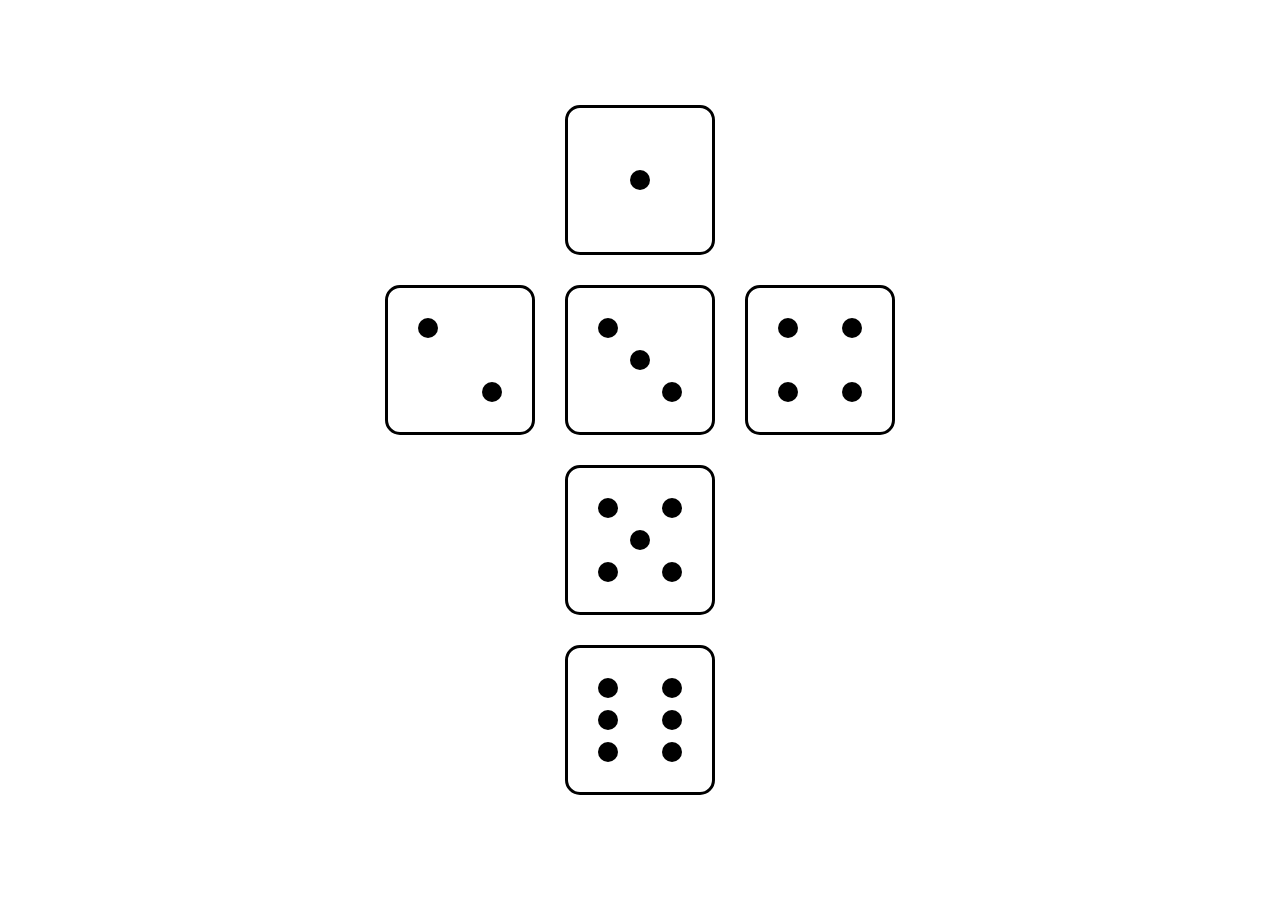
<file: 1/index.html>
<!doctype html>
<html lang="en">
<head>
    <meta charset="UTF-8">
    <meta name="viewport"
          content="width=device-width, user-scalable=no, initial-scale=1.0, maximum-scale=1.0, minimum-scale=1.0">
    <meta http-equiv="X-UA-Compatible" content="ie=edge">
    <title>Document</title>
    <link rel="stylesheet" href="style.css">
</head>
<body>
<main>
    <div class="dice dice_one">
        <div class="point"></div>
    </div>
    <div class="three_dice">
        <div class="dice dice_two">
            <div class="point"></div>
            <div class="point"></div>
        </div>
        <div class="dice dice_three">
            <div class="point"></div>
            <div class="point"></div>
            <div class="point"></div>
        </div>
        <div class="dice dice_four">
            <div class="point"></div>
            <div class="point"></div>
            <div class="point"></div>
            <div class="point"></div>
        </div>
    </div>
    <div class="dice dice_five">
        <div class="point"></div>
        <div class="point"></div>
        <div class="point"></div>
        <div class="point"></div>
        <div class="point"></div>
    </div>
    <div class="dice dice_six">
        <div class="point"></div>
        <div class="point"></div>
        <div class="point"></div>
        <div class="point"></div>
        <div class="point"></div>
        <div class="point"></div>
    </div>
</main>
</body>
</html>
</file>
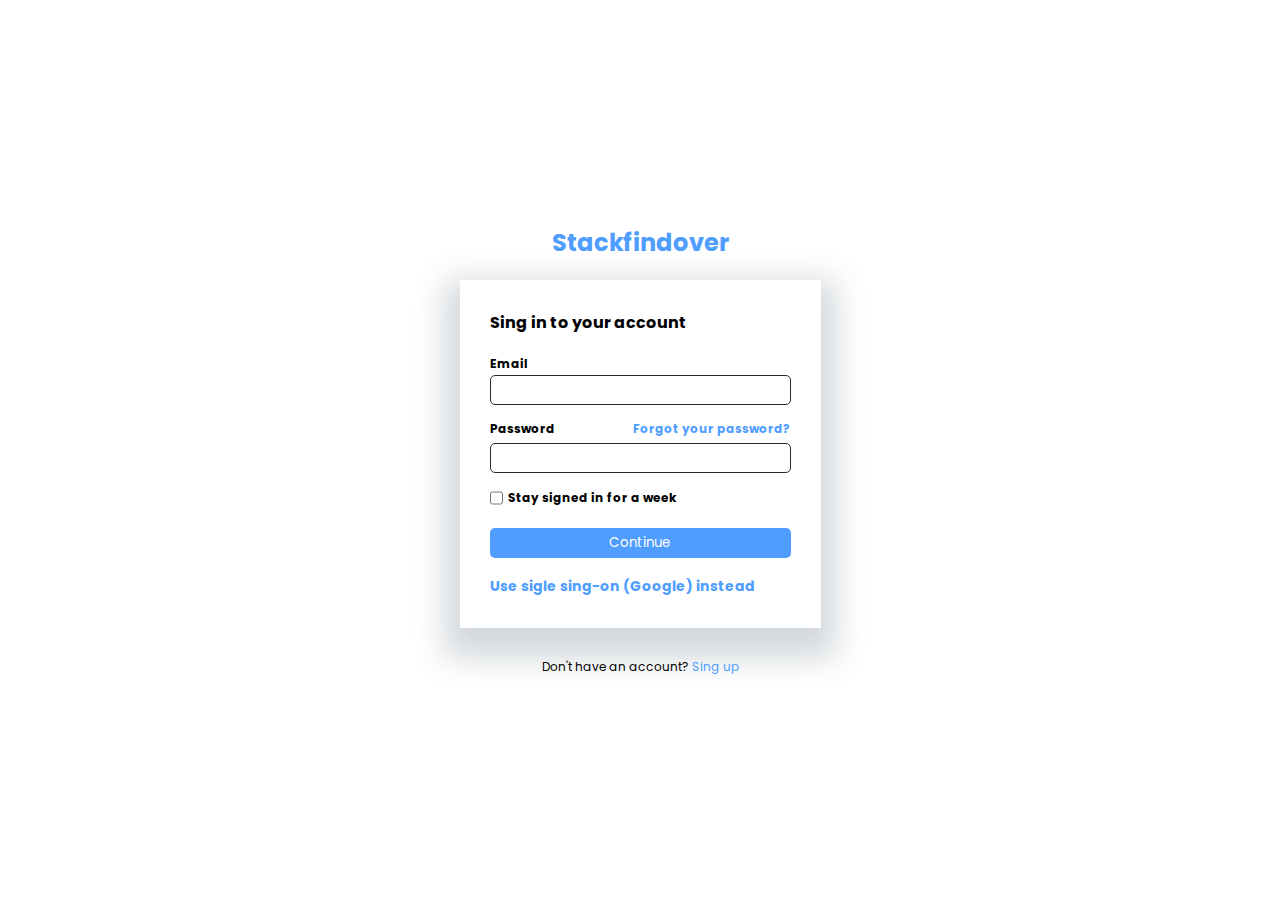
<file: 2/index.html>
<!doctype html>
<html lang="en">
<head>
    <meta charset="UTF-8">
    <meta name="viewport"
          content="width=device-width, user-scalable=no, initial-scale=1.0, maximum-scale=1.0, minimum-scale=1.0">
    <meta http-equiv="X-UA-Compatible" content="ie=edge">
    <title>Stackfindover</title>
    <link rel="stylesheet" href="style.css">
</head>
<body>
    <main>
        <h2>Stackfindover</h2>
        <form name='sing-in' id='sing-in'>
            <p class='form_title'>Sing in to your account</p>
            <div>
                <label for="email">Email</label>
                <input required type="email" id="email">
            </div>
            <div>
                <div class='password_wrap'>
                    <label for="password">Password</label>
                    <a href="https://www.google.com/" class='forgot'>Forgot your password?</a>
                </div>
                <input required minlength="6" type="password" id="password">
            </div>
            <div class="row">
                <input type="checkbox" id="stay">
                <label for="stay">Stay signed in for a week</label>
            </div>
            <div>
                <input type="submit" value='Continue'>
            </div>
            <a href="https://www.google.com.ua/maps/" class='google'>Use sigle sing-on (Google) instead</a>
        </form>
        <p class='signup'>Don't have an account? <a href="https://uk-ua.facebook.com/">Sing up</a></p>
    </main>
</body>
</html>
</file>
<file: 1/style.css>
*{
    padding: 0;
    margin: 0;
    box-sizing: border-box;
}
main{
    height: 100vh;
    display: flex;
    flex-direction:column;
    align-items: center;
    justify-content: center;
}
.dice{
    display: flex;
    flex-wrap: wrap;
    width: 150px;
    height: 150px;
    padding: 30px;
    margin: 15px;
    border: 3px solid #000;
    border-radius: 15px;
}
.point:before{
    display: flex;
    content:'';
    width: 20px;
    height: 20px;
    background-color: #000;
    border-radius: 50%;
}
.dice_one{
    justify-content: center;
    align-items: center;
}
.dice_two, .dice_three{
    justify-content: space-between;
}
.dice_two .point:first-child, .dice_three .point:first-child{
    align-self: flex-start;
}
.dice_two .point:last-child, .dice_three .point:last-child{
    align-self: flex-end;
}
.dice_three .point:nth-child(2){
    align-self: center;
}
.dice_four, .dice_five,.dice_six{
    justify-content: space-between;
    align-content:space-between;
}
.dice_four .point, .dice_six .point{
    width: 50%;
}
.dice_four .point:nth-child(even), .dice_six .point:nth-child(even), .dice_five .point:nth-child(2), .dice_five .point:nth-child(5){
    display: flex;
    justify-content: flex-end;
}
.dice_five .point:nth-child(3){
    display: flex;
    justify-content: center;
    width: 100%;
}
.three_dice{
    display: flex;
}
</file>
<file: 2/style.css>
@import url('https://fonts.googleapis.com/css2?family=Poppins&display=swap');
* {
    font-family: 'Poppins', sans-serif;
    padding: 0;
    margin: 0;
    box-sizing: border-box;
}
main {
    display: flex;
    flex-direction: column;
    justify-content: center;
    align-items: center;
    height: 100vh;
}
form {
    box-shadow: 0px 15px 30px 15px rgba(34, 60, 80, 0.2);
    padding: 30px;
}
form div {
    padding-bottom: 15px;
}
.row {
    display: flex;
    align-items: center;
}
h2{
    color: #4f9dff;
    margin-bottom: 20px;
}
.form_title{
    font-weight: bold;
    padding-bottom: 15px;
}
label {
    font-weight: bold;
    font-size: 12px;
    padding-bottom: 5px;
}

form input{
    width: 100%;
    border-radius:5px;
    border:1px solid #2c2c2c;
    height: 30px;
}
form input[type='submit']{
    background-color: #4f9dff;
    color: #fff;
    border: none;
}
.password_wrap{
    display: flex;
    justify-content: space-between;
    align-items: baseline;
    padding-bottom: 0;
}
.forgot{
    font-weight: bold;
    font-size: 12px;
}
form input[type='checkbox']{
    width: initial;
    margin-right: 5px;
    margin-top: -5px;
}
a{
    color: #4f9dff;
    text-decoration: none;
}
.google{
    font-size: 14px;
    font-weight: bold;
}
.signup{
    font-size: 12px;
    margin-top: 30px;
}
</file>
